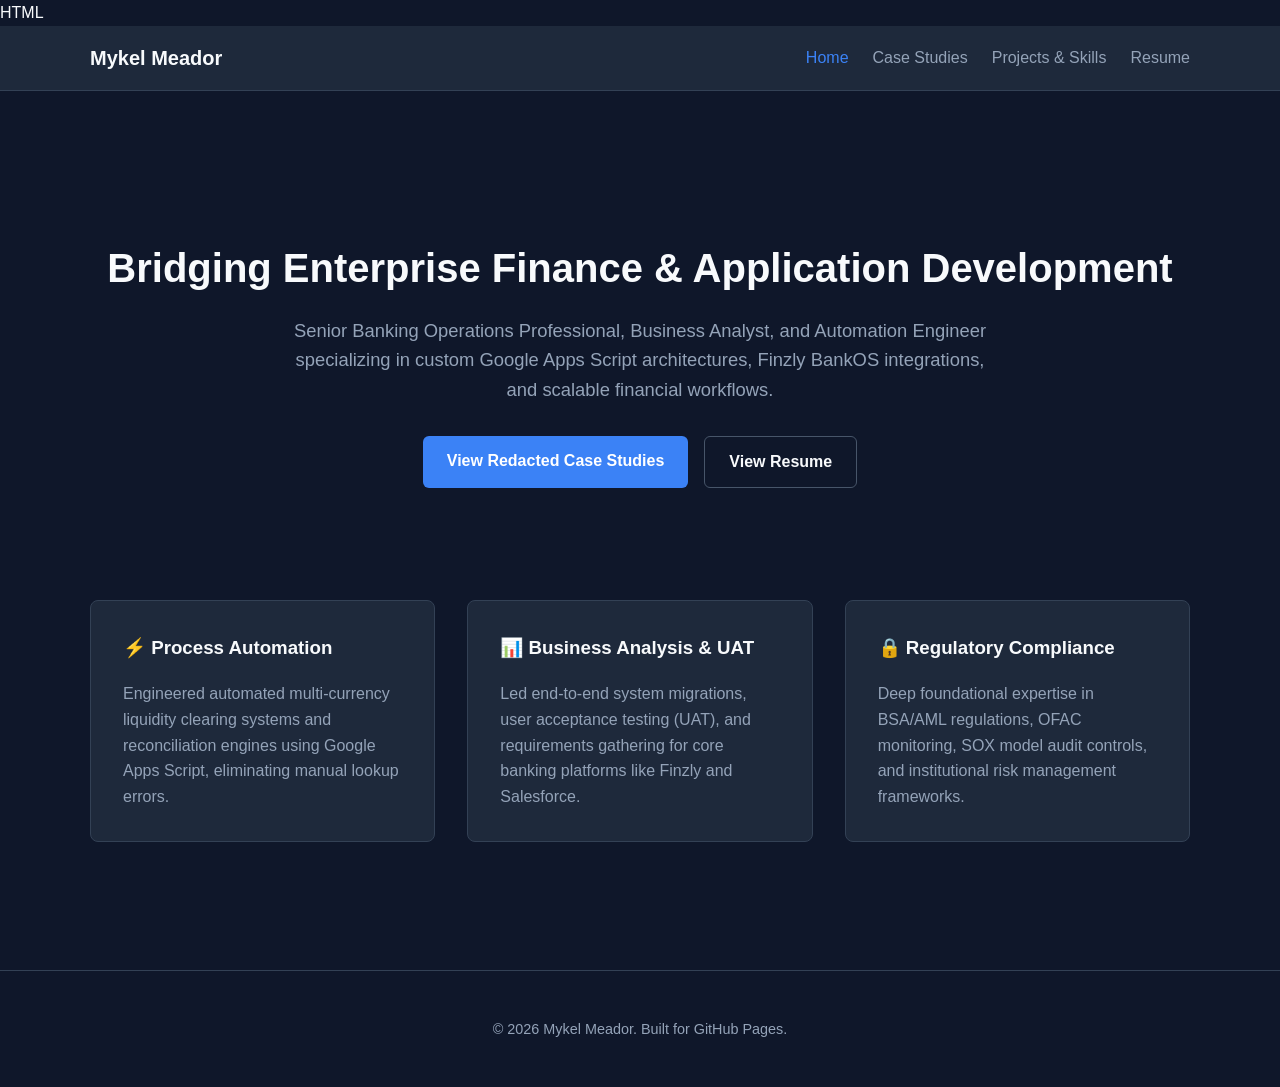
<file: index.html>
HTML
<!DOCTYPE html>
<html lang="en">
<head>
    <meta charset="UTF-8">
    <meta name="viewport" content="width=device-width, initial-scale=1.0">
    <title>Mykel Meador | Business Analyst & Application Developer</title>
    <link rel="stylesheet" href="style.css">
</head>
<body>
    <header>
        <nav>
            <div class="logo">Mykel Meador</div>
            <ul>
                <li><a href="index.html" class="active">Home</a></li>
                <li><a href="case-studies.html">Case Studies</a></li>
                <li><a href="projects.html">Projects & Skills</a></li>
                <li><a href="resume.html">Resume</a></li>
            </ul>
        </nav>
    </header>

    <main>
        <section class="hero">
            <h1>Bridging Enterprise Finance & Application Development</h1>
            <p>Senior Banking Operations Professional, Business Analyst, and Automation Engineer specializing in custom Google Apps Script architectures, Finzly BankOS integrations, and scalable financial workflows.</p>
            <div class="cta-buttons">
                <a href="case-studies.html" class="btn primary">View Redacted Case Studies</a>
                <a href="resume.html" class="btn secondary">View Resume</a>
            </div>
        </section>

        <section class="highlights">
            <div class="card">
                <h3>⚡ Process Automation</h3>
                <p>Engineered automated multi-currency liquidity clearing systems and reconciliation engines using Google Apps Script, eliminating manual lookup errors.</p>
            </div>
            <div class="card">
                <h3>📊 Business Analysis & UAT</h3>
                <p>Led end-to-end system migrations, user acceptance testing (UAT), and requirements gathering for core banking platforms like Finzly and Salesforce.</p>
            </div>
            <div class="card">
                <h3>🔒 Regulatory Compliance</h3>
                <p>Deep foundational expertise in BSA/AML regulations, OFAC monitoring, SOX model audit controls, and institutional risk management frameworks.</p>
            </div>
        </section>
    </main>

    <footer>
        <p>&copy; 2026 Mykel Meador. Built for GitHub Pages.</p>
    </footer>
</body>
</html>
</file>
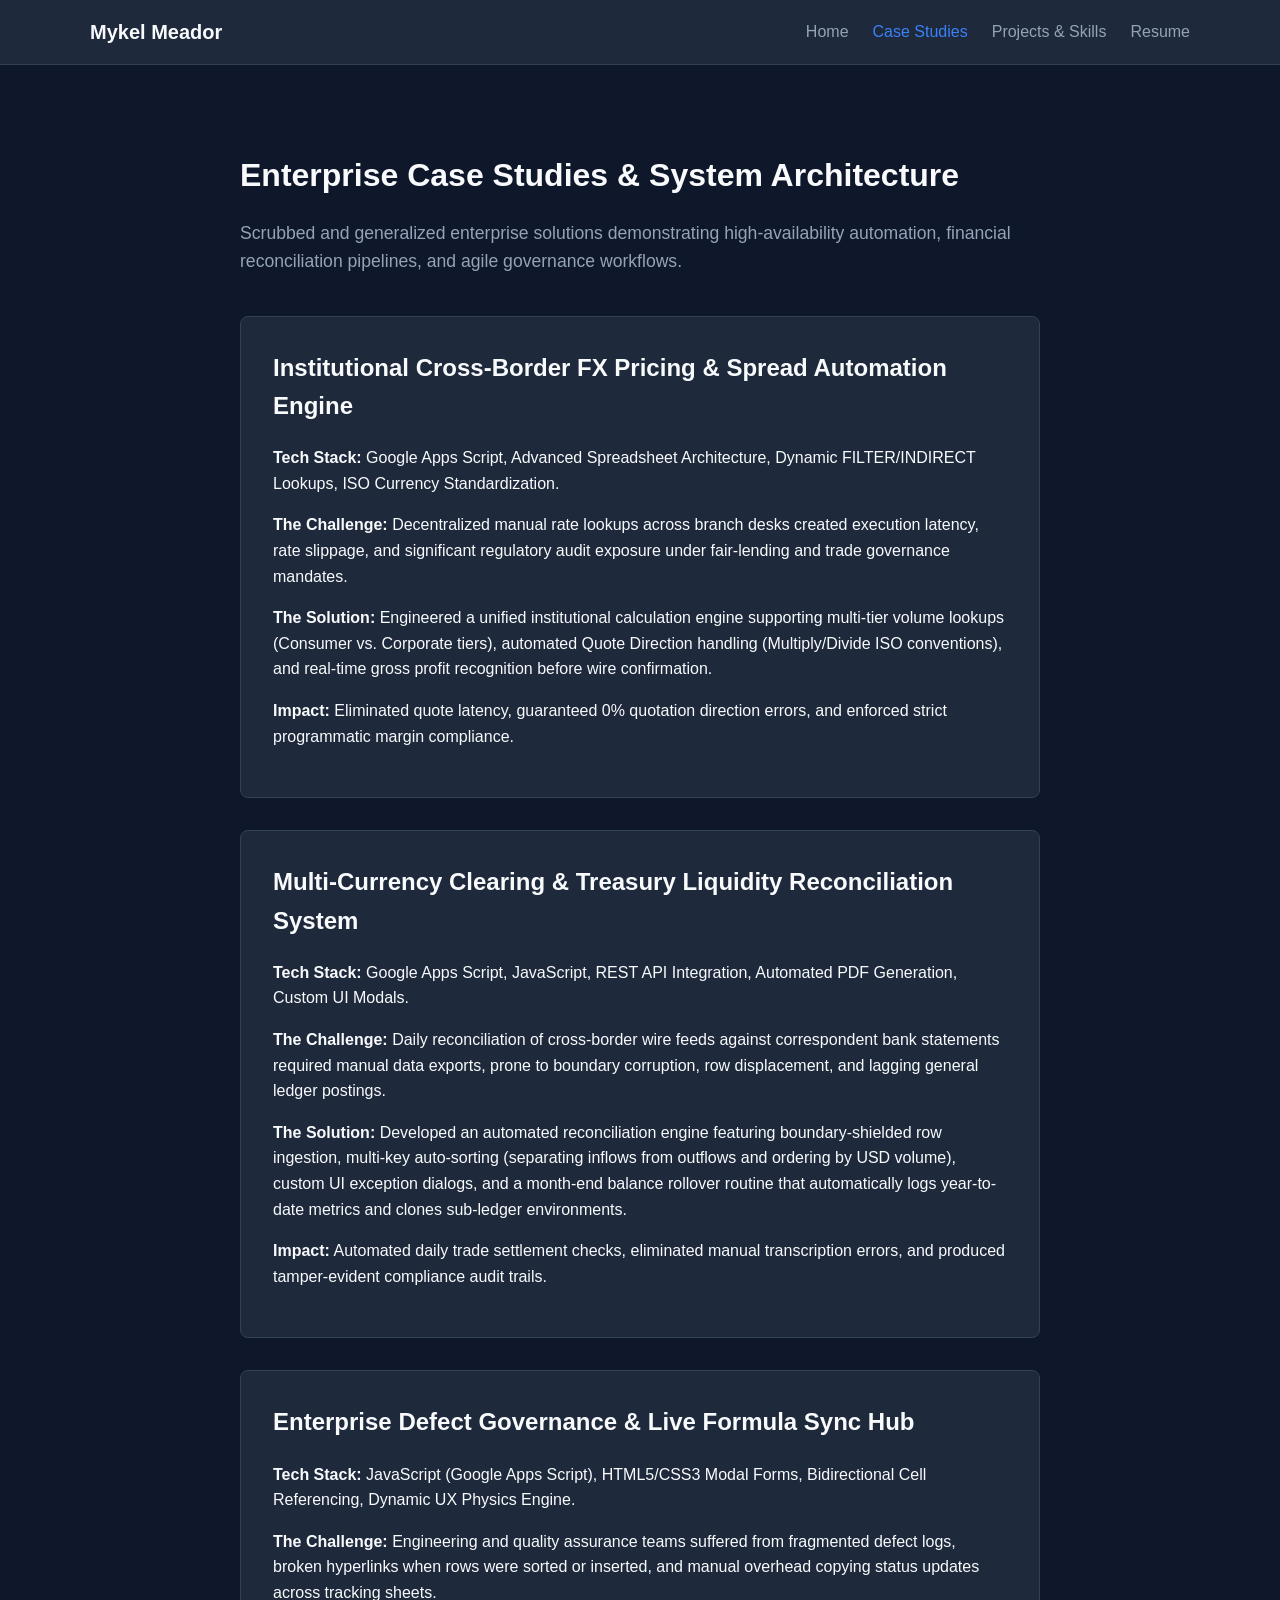
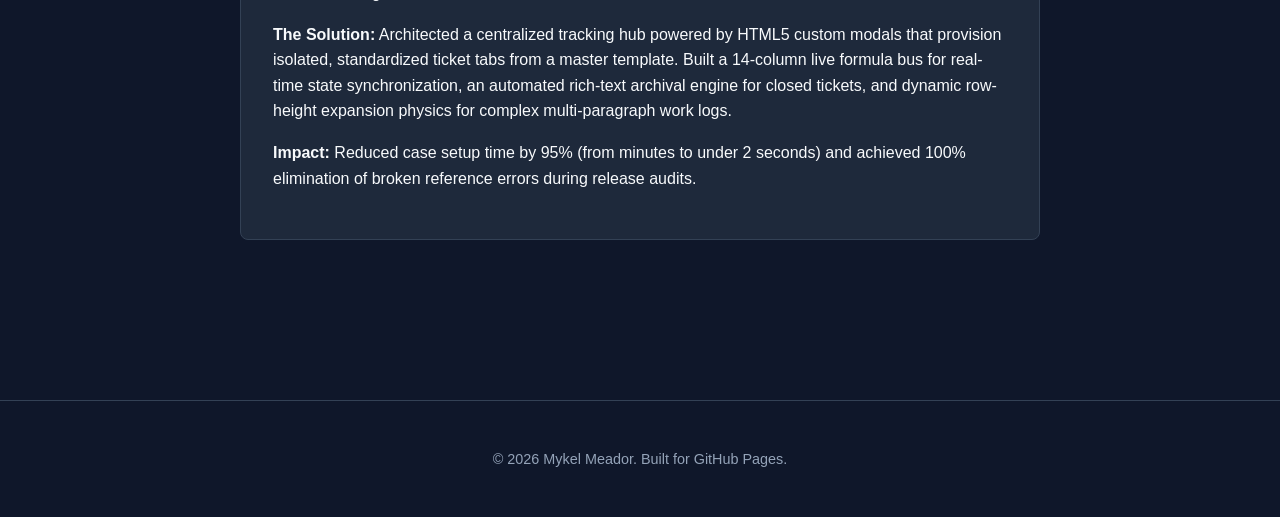
<file: case-studies.html>
<!DOCTYPE html>
<html lang="en">
<head>
    <meta charset="UTF-8">
    <meta name="viewport" content="width=device-width, initial-scale=1.0">
    <title>Case Studies | Mykel Meador</title>
    <link rel="stylesheet" href="style.css">
</head>
<body>
    <header>
        <nav>
            <div class="logo">Mykel Meador</div>
            <ul>
                <li><a href="index.html">Home</a></li>
                <li><a href="case-studies.html" class="active">Case Studies</a></li>
                <li><a href="projects.html">Projects & Skills</a></li>
                <li><a href="resume.html">Resume</a></li>
            </ul>
        </nav>
    </header>

    <main class="content-page">
        <h1>Enterprise Case Studies & System Architecture</h1>
        <p class="subtitle">Scrubbed and generalized enterprise solutions demonstrating high-availability automation, financial reconciliation pipelines, and agile governance workflows.</p>

        <div class="case-study-card">
            <h2>Institutional Cross-Border FX Pricing & Spread Automation Engine</h2>
            <p><strong>Tech Stack:</strong> Google Apps Script, Advanced Spreadsheet Architecture, Dynamic FILTER/INDIRECT Lookups, ISO Currency Standardization.</p>
            <p><strong>The Challenge:</strong> Decentralized manual rate lookups across branch desks created execution latency, rate slippage, and significant regulatory audit exposure under fair-lending and trade governance mandates.</p>
            <p><strong>The Solution:</strong> Engineered a unified institutional calculation engine supporting multi-tier volume lookups (Consumer vs. Corporate tiers), automated Quote Direction handling (Multiply/Divide ISO conventions), and real-time gross profit recognition before wire confirmation.</p>
            <p><strong>Impact:</strong> Eliminated quote latency, guaranteed 0% quotation direction errors, and enforced strict programmatic margin compliance.</p>
        </div>

        <div class="case-study-card">
            <h2>Multi-Currency Clearing & Treasury Liquidity Reconciliation System</h2>
            <p><strong>Tech Stack:</strong> Google Apps Script, JavaScript, REST API Integration, Automated PDF Generation, Custom UI Modals.</p>
            <p><strong>The Challenge:</strong> Daily reconciliation of cross-border wire feeds against correspondent bank statements required manual data exports, prone to boundary corruption, row displacement, and lagging general ledger postings.</p>
            <p><strong>The Solution:</strong> Developed an automated reconciliation engine featuring boundary-shielded row ingestion, multi-key auto-sorting (separating inflows from outflows and ordering by USD volume), custom UI exception dialogs, and a month-end balance rollover routine that automatically logs year-to-date metrics and clones sub-ledger environments.</p>
            <p><strong>Impact:</strong> Automated daily trade settlement checks, eliminated manual transcription errors, and produced tamper-evident compliance audit trails.</p>
        </div>

        <div class="case-study-card">
            <h2>Enterprise Defect Governance & Live Formula Sync Hub</h2>
            <p><strong>Tech Stack:</strong> JavaScript (Google Apps Script), HTML5/CSS3 Modal Forms, Bidirectional Cell Referencing, Dynamic UX Physics Engine.</p>
            <p><strong>The Challenge:</strong> Engineering and quality assurance teams suffered from fragmented defect logs, broken hyperlinks when rows were sorted or inserted, and manual overhead copying status updates across tracking sheets.</p>
            <p><strong>The Solution:</strong> Architected a centralized tracking hub powered by HTML5 custom modals that provision isolated, standardized ticket tabs from a master template. Built a 14-column live formula bus for real-time state synchronization, an automated rich-text archival engine for closed tickets, and dynamic row-height expansion physics for complex multi-paragraph work logs.</p>
            <p><strong>Impact:</strong> Reduced case setup time by 95% (from minutes to under 2 seconds) and achieved 100% elimination of broken reference errors during release audits.</p>
        </div>
    </main>

    <footer>
        <p>&copy; 2026 Mykel Meador. Built for GitHub Pages.</p>
    </footer>
</body>
</html>
</file>
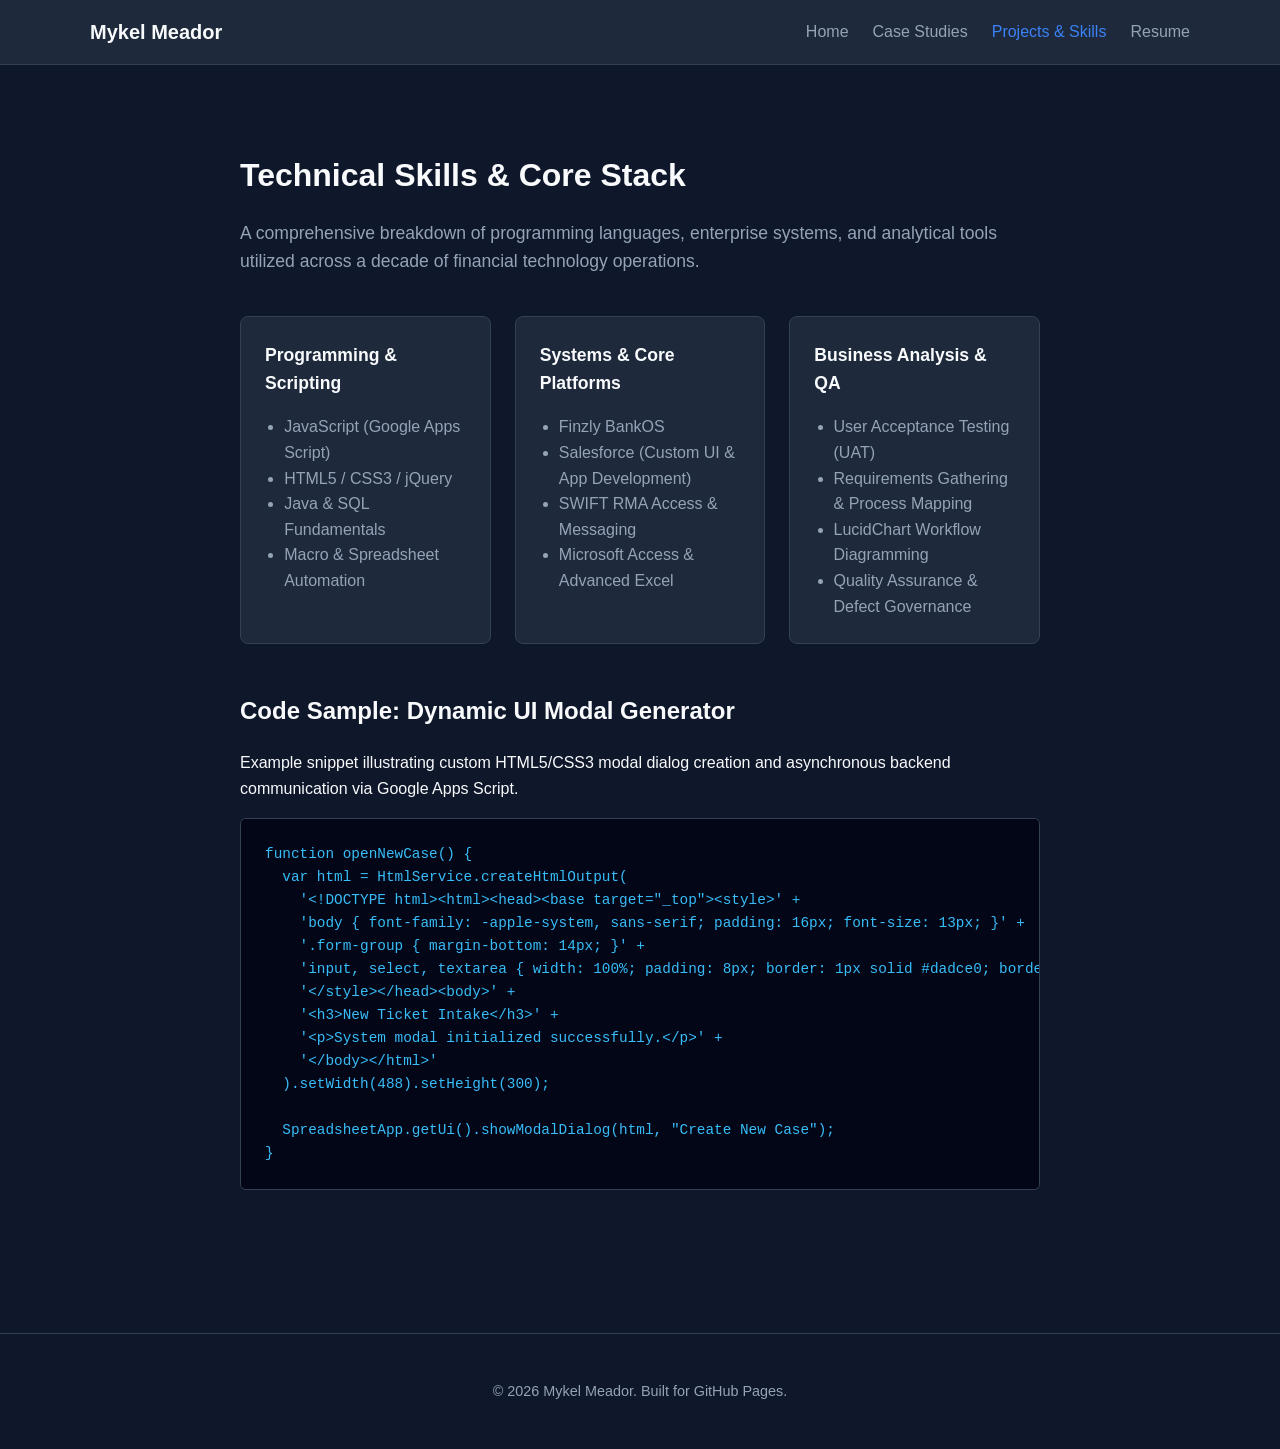
<file: projects.html>
<!DOCTYPE html>
<html lang="en">
<head>
    <meta charset="UTF-8">
    <meta name="viewport" content="width=device-width, initial-scale=1.0">
    <title>Projects & Skills | Mykel Meador</title>
    <link rel="stylesheet" href="style.css">
</head>
<body>
    <header>
        <nav>
            <div class="logo">Mykel Meador</div>
            <ul>
                <li><a href="index.html">Home</a></li>
                <li><a href="case-studies.html">Case Studies</a></li>
                <li><a href="projects.html" class="active">Projects & Skills</a></li>
                <li><a href="resume.html">Resume</a></li>
            </ul>
        </nav>
    </header>

    <main class="content-page">
        <h1>Technical Skills & Core Stack</h1>
        <p class="subtitle">A comprehensive breakdown of programming languages, enterprise systems, and analytical tools utilized across a decade of financial technology operations.</p>

        <div class="skills-grid">
            <div class="skill-category">
                <h3>Programming & Scripting</h3>
                <ul>
                    <li>JavaScript (Google Apps Script)</li>
                    <li>HTML5 / CSS3 / jQuery</li>
                    <li>Java & SQL Fundamentals</li>
                    <li>Macro & Spreadsheet Automation</li>
                </ul>
            </div>
            <div class="skill-category">
                <h3>Systems & Core Platforms</h3>
                <ul>
                    <li>Finzly BankOS</li>
                    <li>Salesforce (Custom UI & App Development)</li>
                    <li>SWIFT RMA Access & Messaging</li>
                    <li>Microsoft Access & Advanced Excel</li>
                </ul>
            </div>
            <div class="skill-category">
                <h3>Business Analysis & QA</h3>
                <ul>
                    <li>User Acceptance Testing (UAT)</li>
                    <li>Requirements Gathering & Process Mapping</li>
                    <li>LucidChart Workflow Diagramming</li>
                    <li>Quality Assurance & Defect Governance</li>
                </ul>
            </div>
        </div>

        <h2 style="margin-top: 3rem;">Code Sample: Dynamic UI Modal Generator</h2>
        <p>Example snippet illustrating custom HTML5/CSS3 modal dialog creation and asynchronous backend communication via Google Apps Script.</p>
        
        <pre class="code-box"><code>function openNewCase() {
  var html = HtmlService.createHtmlOutput(
    '&lt;!DOCTYPE html&gt;&lt;html&gt;&lt;head&gt;&lt;base target="_top"&gt;&lt;style&gt;' +
    'body { font-family: -apple-system, sans-serif; padding: 16px; font-size: 13px; }' +
    '.form-group { margin-bottom: 14px; }' +
    'input, select, textarea { width: 100%; padding: 8px; border: 1px solid #dadce0; border-radius: 4px; }' +
    '&lt;/style&gt;&lt;/head&gt;&lt;body&gt;' +
    '&lt;h3&gt;New Ticket Intake&lt;/h3&gt;' +
    '&lt;p&gt;System modal initialized successfully.&lt;/p&gt;' +
    '&lt;/body&gt;&lt;/html&gt;'
  ).setWidth(488).setHeight(300);
  
  SpreadsheetApp.getUi().showModalDialog(html, "Create New Case");
}</code></pre>
    </main>

    <footer>
        <p>&copy; 2026 Mykel Meador. Built for GitHub Pages.</p>
    </footer>
</body>
</html>
</file>
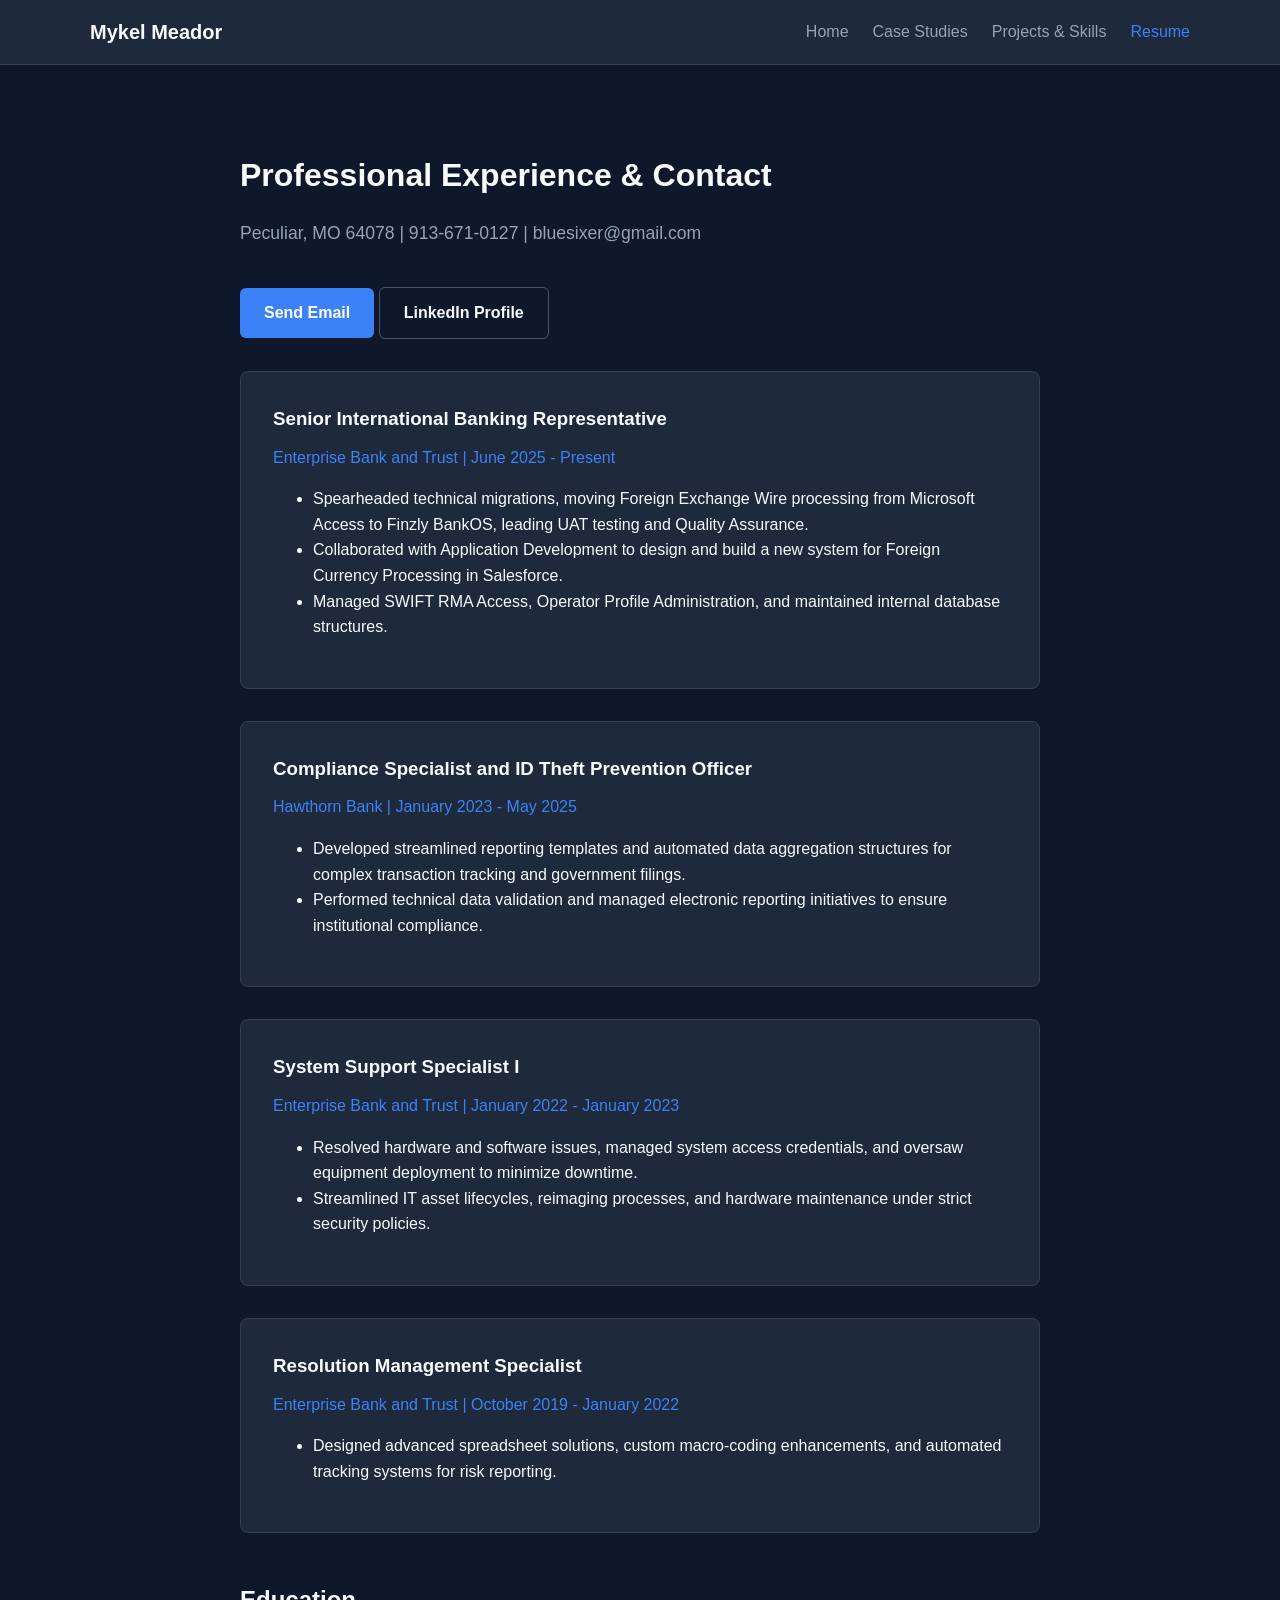
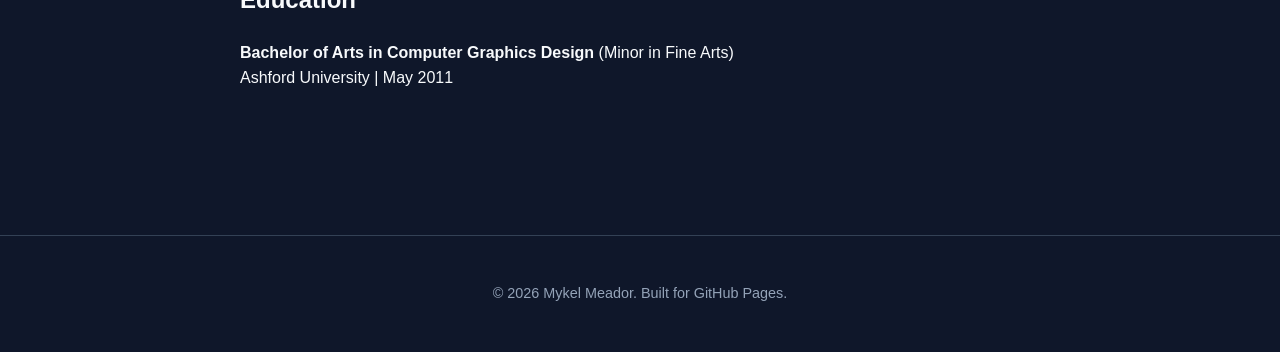
<file: resume.html>
<!DOCTYPE html>
<html lang="en">
<head>
    <meta charset="UTF-8">
    <meta name="viewport" content="width=device-width, initial-scale=1.0">
    <title>Resume & Contact | Mykel Meador</title>
    <link rel="stylesheet" href="style.css">
</head>
<body>
    <header>
        <nav>
            <div class="logo">Mykel Meador</div>
            <ul>
                <li><a href="index.html">Home</a></li>
                <li><a href="case-studies.html">Case Studies</a></li>
                <li><a href="projects.html">Projects & Skills</a></li>
                <li><a href="resume.html" class="active">Resume</a></li>
            </ul>
        </nav>
    </header>

    <main class="content-page">
        <h1>Professional Experience & Contact</h1>
        <p class="subtitle">Peculiar, MO 64078 | 913-671-0127 | bluesixer@gmail.com</p>
        
        <div style="margin-bottom: 2rem;">
            <a href="mailto:bluesixer@gmail.com" class="btn primary">Send Email</a>
            <a href="https://www.linkedin.com" target="_blank" class="btn secondary">LinkedIn Profile</a>
        </div>

        <div class="experience-block">
            <h3>Senior International Banking Representative</h3>
            <p class="company">Enterprise Bank and Trust | June 2025 - Present</p>
            <ul>
                <li>Spearheaded technical migrations, moving Foreign Exchange Wire processing from Microsoft Access to Finzly BankOS, leading UAT testing and Quality Assurance.</li>
                <li>Collaborated with Application Development to design and build a new system for Foreign Currency Processing in Salesforce.</li>
                <li>Managed SWIFT RMA Access, Operator Profile Administration, and maintained internal database structures.</li>
            </ul>
        </div>

        <div class="experience-block">
            <h3>Compliance Specialist and ID Theft Prevention Officer</h3>
            <p class="company">Hawthorn Bank | January 2023 - May 2025</p>
            <ul>
                <li>Developed streamlined reporting templates and automated data aggregation structures for complex transaction tracking and government filings.</li>
                <li>Performed technical data validation and managed electronic reporting initiatives to ensure institutional compliance.</li>
            </ul>
        </div>

        <div class="experience-block">
            <h3>System Support Specialist I</h3>
            <p class="company">Enterprise Bank and Trust | January 2022 - January 2023</p>
            <ul>
                <li>Resolved hardware and software issues, managed system access credentials, and oversaw equipment deployment to minimize downtime.</li>
                <li>Streamlined IT asset lifecycles, reimaging processes, and hardware maintenance under strict security policies.</li>
            </ul>
        </div>

        <div class="experience-block">
            <h3>Resolution Management Specialist</h3>
            <p class="company">Enterprise Bank and Trust | October 2019 - January 2022</p>
            <ul>
                <li>Designed advanced spreadsheet solutions, custom macro-coding enhancements, and automated tracking systems for risk reporting.</li>
            </ul>
        </div>

        <h2 style="margin-top: 3rem;">Education</h2>
        <p><strong>Bachelor of Arts in Computer Graphics Design</strong> (Minor in Fine Arts)<br>Ashford University | May 2011</p>
    </main>

    <footer>
        <p>&copy; 2026 Mykel Meador. Built for GitHub Pages.</p>
    </footer>
</body>
</html>
</file>
<file: style.css>
:root {
    --bg-color: #0f172a;
    --card-bg: #1e293b;
    --text-main: #f8fafc;
    --text-muted: #94a3b8;
    --accent: #3b82f6;
    --accent-hover: #2563eb;
}

body {
    font-family: -apple-system, BlinkMacSystemFont, "Segoe UI", Roboto, Helvetica, Arial, sans-serif;
    background-color: var(--bg-color);
    color: var(--text-main);
    margin: 0;
    padding: 0;
    line-height: 1.6;
}

header {
    background-color: var(--card-bg);
    border-bottom: 1px solid #334155;
    padding: 1rem 2rem;
}

nav {
    display: flex;
    justify-content: space-between;
    align-items: center;
    max-width: 1100px;
    margin: 0 auto;
}

.logo {
    font-weight: 700;
    font-size: 1.25rem;
    color: var(--text-main);
}

nav ul {
    list-style: none;
    display: flex;
    gap: 1.5rem;
    margin: 0;
    padding: 0;
}

nav a {
    text-decoration: none;
    color: var(--text-muted);
    font-weight: 500;
    transition: color 0.2s;
}

nav a:hover, nav a.active {
    color: var(--accent);
}

main {
    max-width: 1100px;
    margin: 0 auto;
    padding: 4rem 2rem;
}

.hero {
    text-align: center;
    padding: 3rem 0;
}

.hero h1 {
    font-size: 2.5rem;
    margin-bottom: 1rem;
}

.hero p {
    font-size: 1.15rem;
    color: var(--text-muted);
    max-width: 700px;
    margin: 0 auto 2rem auto;
}

.cta-buttons {
    display: flex;
    justify-content: center;
    gap: 1rem;
}

.btn {
    display: inline-block;
    padding: 0.75rem 1.5rem;
    border-radius: 6px;
    text-decoration: none;
    font-weight: 600;
    transition: background 0.2s;
}

.btn.primary {
    background-color: var(--accent);
    color: white;
}

.btn.primary:hover {
    background-color: var(--accent-hover);
}

.btn.secondary {
    background-color: transparent;
    color: var(--text-main);
    border: 1px solid #475569;
}

.btn.secondary:hover {
    background-color: #334155;
}

.highlights {
    display: grid;
    grid-template-columns: repeat(auto-fit, minmax(300px, 1fr));
    gap: 2rem;
    margin-top: 4rem;
}

.card {
    background-color: var(--card-bg);
    border: 1px solid #334155;
    padding: 2rem;
    border-radius: 8px;
}

.card h3 {
    margin-top: 0;
    color: var(--text-main);
}

.card p {
    color: var(--text-muted);
    margin-bottom: 0;
}

footer {
    text-align: center;
    padding: 2rem;
    color: var(--text-muted);
    border-top: 1px solid #334155;
    margin-top: 4rem;
    font-size: 0.9rem;
}
.content-page {
    max-width: 800px;
}

.content-page h1 {
    font-size: 2rem;
    margin-bottom: 0.5rem;
}

.subtitle {
    color: var(--text-muted);
    font-size: 1.1rem;
    margin-bottom: 2.5rem;
}

.case-study-card, .experience-block {
    background-color: var(--card-bg);
    border: 1px solid #334155;
    padding: 2rem;
    border-radius: 8px;
    margin-bottom: 2rem;
}

.case-study-card h2, .experience-block h3 {
    margin-top: 0;
    color: var(--text-main);
}

.company {
    color: var(--accent);
    font-weight: 500;
    margin-top: -0.5rem;
    margin-bottom: 1rem;
}

.skills-grid {
    display: grid;
    grid-template-columns: repeat(auto-fit, minmax(220px, 1fr));
    gap: 1.5rem;
    margin-bottom: 2rem;
}

.skill-category {
    background-color: var(--card-bg);
    border: 1px solid #334155;
    padding: 1.5rem;
    border-radius: 8px;
}

.skill-category h3 {
    margin-top: 0;
    font-size: 1.1rem;
}

.skill-category ul {
    padding-left: 1.2rem;
    margin-bottom: 0;
    color: var(--text-muted);
}

.code-box {
    background-color: #020617;
    border: 1px solid #334155;
    padding: 1.5rem;
    border-radius: 6px;
    overflow-x: auto;
    font-family: monospace;
    font-size: 0.9rem;
    color: #38bdf8;
}
</file>
